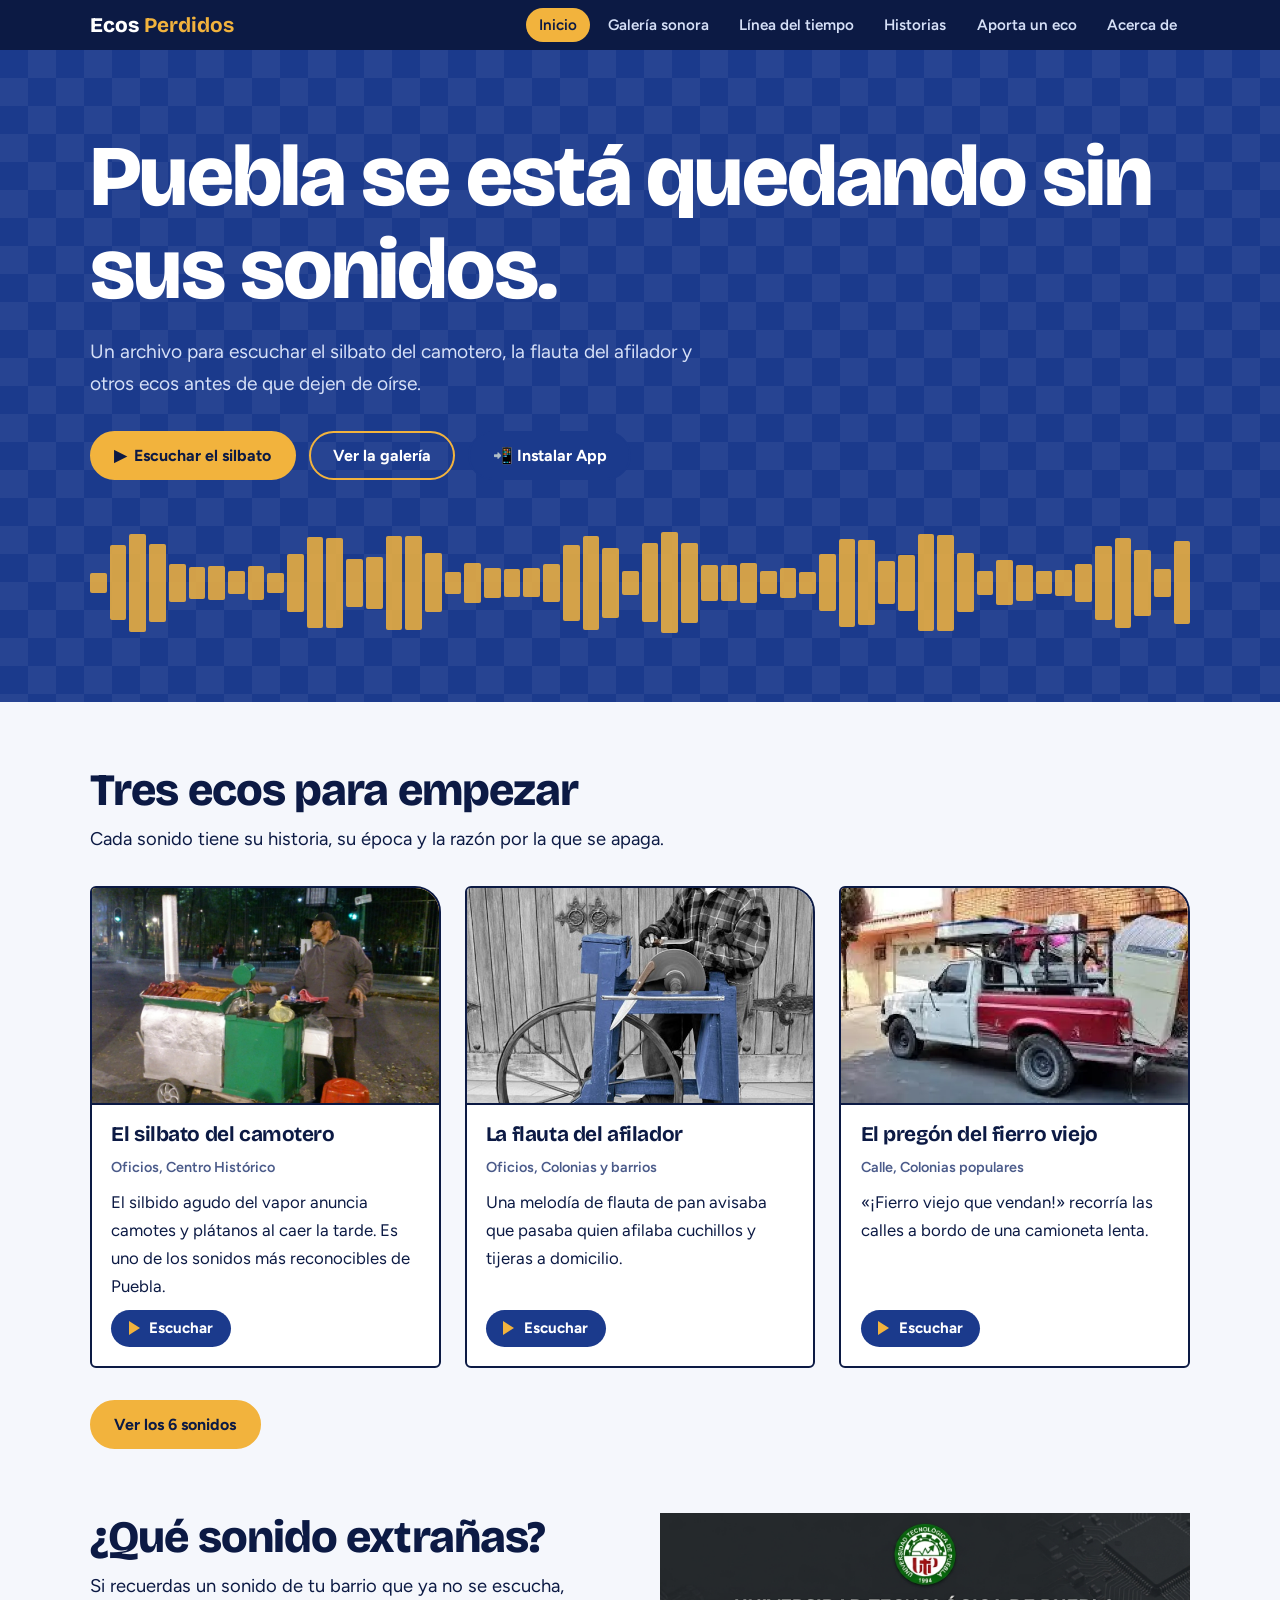
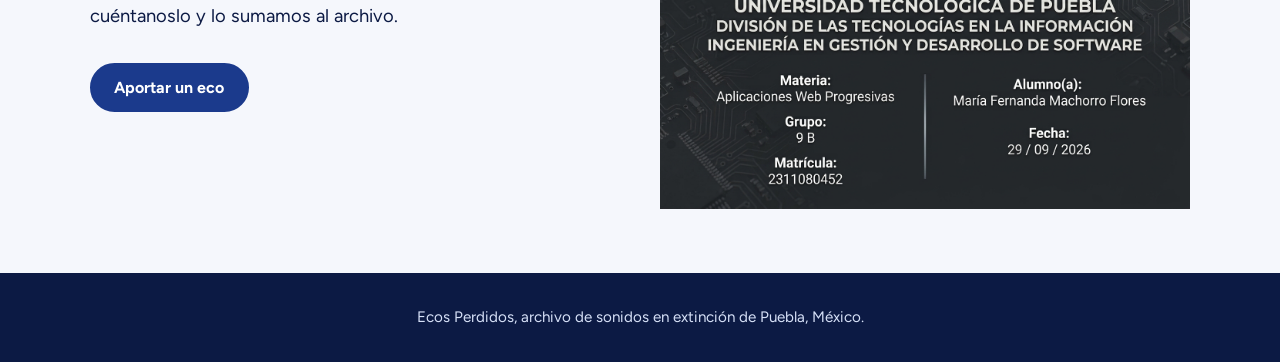
<file: index.html>
<!DOCTYPE html>
<html lang="es"><head><meta charset="utf-8"><meta name="viewport" content="width=device-width,initial-scale=1">
<title>Inicio | Ecos Perdidos</title><meta name="description" content="Archivo digital de los sonidos que Puebla está dejando de escuchar.">
<link rel="manifest" href="manifest.json">
<link rel="preconnect" href="https://fonts.googleapis.com"><link rel="preconnect" href="https://fonts.gstatic.com" crossorigin>
<link href="https://fonts.googleapis.com/css2?family=Bricolage+Grotesque:opsz,wght@12..96,700;800&family=Figtree:wght@400;600;700&display=swap" rel="stylesheet">
<link rel="stylesheet" href="css/base.css"><link rel="stylesheet" href="css/navbar.css"><link rel="stylesheet" href="css/components.css"><link rel="stylesheet" href="css/responsive.css"></head><body data-root=""><a class="skip" href="#main">Saltar al contenido</a><div id="nav"></div><main id="main">
<section class="hero"><div class="wrap"><h1>Puebla se está quedando sin sus sonidos.</h1>
<p>Un archivo para escuchar el silbato del camotero, la flauta del afilador y otros ecos antes de que dejen de oírse.</p>
<div class="acciones">
  <button class="btn" data-play="camotero"><span aria-hidden="true">▶</span> Escuchar el silbato</button>
  <a class="btn sec" href="pages/galeria.html">Ver la galería</a>
  <button id="btn-instalar" class="btn" style="background:var(--cobalto);border-color:var(--cobalto);color:#fff" hidden>📲 Instalar App</button>
</div>
<div class="onda" id="onda" aria-hidden="true"></div></div></section>
<section class="wrap"><h2>Tres ecos para empezar</h2><p class="lead">Cada sonido tiene su historia, su época y la razón por la que se apaga.</p><div class="grid" id="destacados"></div>
<p style="margin-top:2rem"><a class="btn" href="pages/galeria.html">Ver los 6 sonidos</a></p></section>
<section class="wrap dos" style="padding-top:0"><div><h2>¿Qué sonido extrañas?</h2><p class="lead">Si recuerdas un sonido de tu barrio que ya no se escucha, cuéntanoslo y lo sumamos al archivo.</p><a class="btn" style="background:var(--cobalto);border-color:var(--cobalto);color:#fff" href="pages/aporta.html">Aportar un eco</a></div>
<figure><img src="assets/img/portada.jpg" alt="Calle del centro de Puebla al atardecer" loading="lazy" onerror="this.parentElement.hidden=true"></figure></section></main><div id="pie"></div><script src="js/data.js"></script><script src="js/audio-player.js"></script><script src="js/navbar.js"></script><script src="js/filtros.js"></script><script src="js/main.js"></script></body></html>
</file>
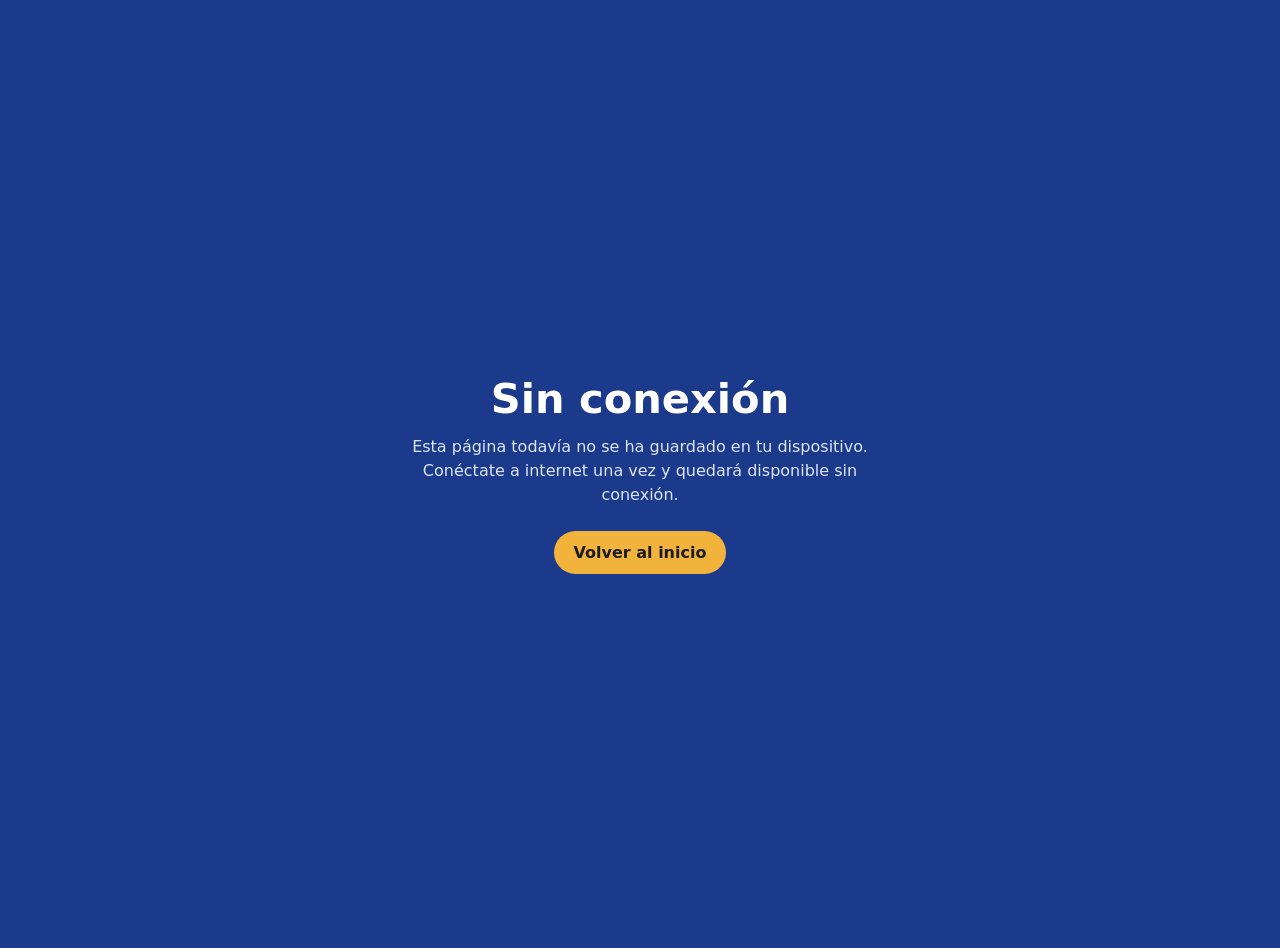
<file: offline.html>
<!DOCTYPE html>
<html lang="es"><head><meta charset="utf-8"><meta name="viewport" content="width=device-width,initial-scale=1">
<title>Sin conexión | Ecos Perdidos</title>
<meta name="theme-color" content="#1B3A8C">
<style>
body{margin:0;min-height:100vh;display:grid;place-items:center;background:#1B3A8C;color:#fff;font-family:system-ui,Segoe UI,Arial,sans-serif;text-align:center;padding:1.5rem}
main{max-width:30rem}
h1{font-size:clamp(1.8rem,5vw,2.6rem);margin:0 0 .75rem}
p{line-height:1.5;margin:0 0 1.5rem;color:#dfe6fa}
a{display:inline-block;background:#F2B33D;color:#1B1B1B;font-weight:700;text-decoration:none;padding:.75rem 1.25rem;border-radius:999px}
</style></head>
<body><main>
<h1>Sin conexión</h1>
<p>Esta página todavía no se ha guardado en tu dispositivo. Conéctate a internet una vez y quedará disponible sin conexión.</p>
<a href="./index.html">Volver al inicio</a>
</main></body></html>
</file>
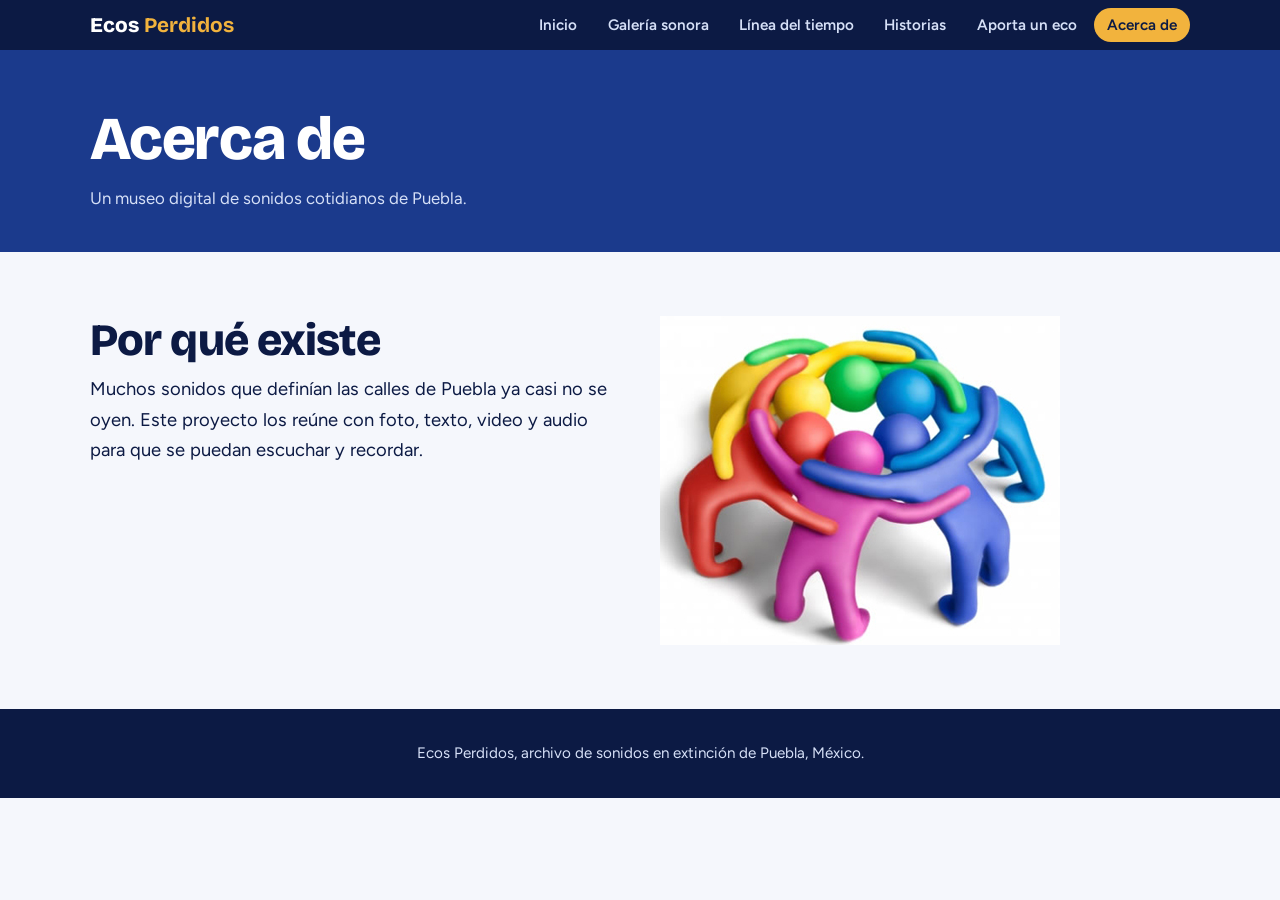
<file: pages/acerca.html>
<!DOCTYPE html>
<html lang="es"><head><meta charset="utf-8"><meta name="viewport" content="width=device-width,initial-scale=1">
<title>Acerca de | Ecos Perdidos</title><meta name="description" content="Qué es Ecos Perdidos y cómo se construyó.">
<link rel="manifest" href="../manifest.json">
<link rel="preconnect" href="https://fonts.googleapis.com"><link rel="preconnect" href="https://fonts.gstatic.com" crossorigin>
<link href="https://fonts.googleapis.com/css2?family=Bricolage+Grotesque:opsz,wght@12..96,700;800&family=Figtree:wght@400;600;700&display=swap" rel="stylesheet">
<link rel="stylesheet" href="../css/base.css"><link rel="stylesheet" href="../css/navbar.css"><link rel="stylesheet" href="../css/components.css"><link rel="stylesheet" href="../css/responsive.css"></head><body data-root="../"><a class="skip" href="#main">Saltar al contenido</a><div id="nav"></div><main id="main"><section class="pagina"><div class="wrap"><h1 style="font-size:clamp(2.2rem,5vw,3.8rem)">Acerca de</h1><p>Un museo digital de sonidos cotidianos de Puebla.</p></div></section><section class="wrap dos"><div><h2>Por qué existe</h2><p class="lead">Muchos sonidos que definían las calles de Puebla ya casi no se oyen. Este proyecto los reúne con foto, texto, video y audio para que se puedan escuchar y recordar.</p></div>
<figure><img src="../assets/img/equipo.jpg" alt="Equipo del proyecto" loading="lazy" onerror="this.parentElement.hidden=true"></figure></section></main><div id="pie"></div><script src="../js/data.js"></script><script src="../js/audio-player.js"></script><script src="../js/navbar.js"></script><script src="../js/filtros.js"></script><script src="../js/main.js"></script></body></html>
</file>
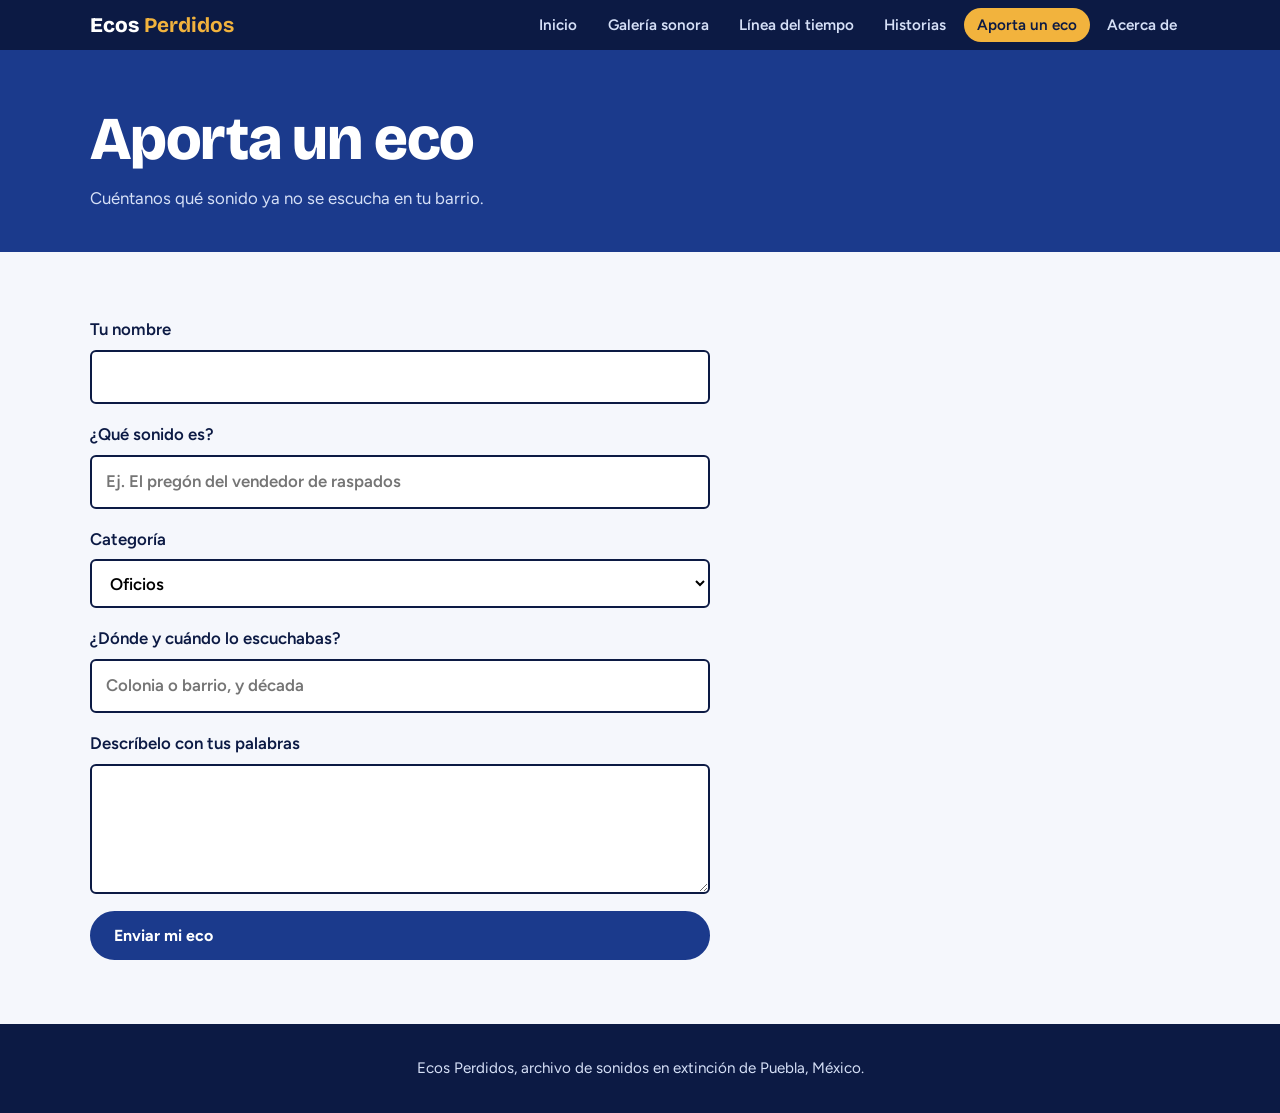
<file: pages/aporta.html>
<!DOCTYPE html>
<html lang="es"><head><meta charset="utf-8"><meta name="viewport" content="width=device-width,initial-scale=1">
<title>Aporta un eco | Ecos Perdidos</title><meta name="description" content="Propón un sonido de Puebla para el archivo.">
<link rel="manifest" href="../manifest.json">
<link rel="preconnect" href="https://fonts.googleapis.com"><link rel="preconnect" href="https://fonts.gstatic.com" crossorigin>
<link href="https://fonts.googleapis.com/css2?family=Bricolage+Grotesque:opsz,wght@12..96,700;800&family=Figtree:wght@400;600;700&display=swap" rel="stylesheet">
<link rel="stylesheet" href="../css/base.css"><link rel="stylesheet" href="../css/navbar.css"><link rel="stylesheet" href="../css/components.css"><link rel="stylesheet" href="../css/responsive.css"></head><body data-root="../"><a class="skip" href="#main">Saltar al contenido</a><div id="nav"></div><main id="main"><section class="pagina"><div class="wrap"><h1 style="font-size:clamp(2.2rem,5vw,3.8rem)">Aporta un eco</h1><p>Cuéntanos qué sonido ya no se escucha en tu barrio.</p></div></section><section class="wrap"><form id="form-eco"><label>Tu nombre<input name="nombre" required autocomplete="name"></label>
<label>¿Qué sonido es?<input name="sonido" required placeholder="Ej. El pregón del vendedor de raspados"></label>
<label>Categoría<select name="cat"><option>Oficios</option><option>Calle</option><option>Hogar</option><option>Fiestas</option></select></label>
<label>¿Dónde y cuándo lo escuchabas?<input name="donde" required placeholder="Colonia o barrio, y década"></label>
<label>Descríbelo con tus palabras<textarea name="desc" required minlength="20"></textarea></label>
<button class="btn" style="background:var(--cobalto);border-color:var(--cobalto);color:#fff" type="submit">Enviar mi eco</button></form>
<p class="aviso" id="gracias" tabindex="-1" role="status" hidden>Recibimos tu eco. Gracias por ayudar a que Puebla no lo olvide.</p></section></main><div id="pie"></div><script src="../js/data.js"></script><script src="../js/audio-player.js"></script><script src="../js/navbar.js"></script><script src="../js/filtros.js"></script><script src="../js/main.js"></script></body></html>
</file>
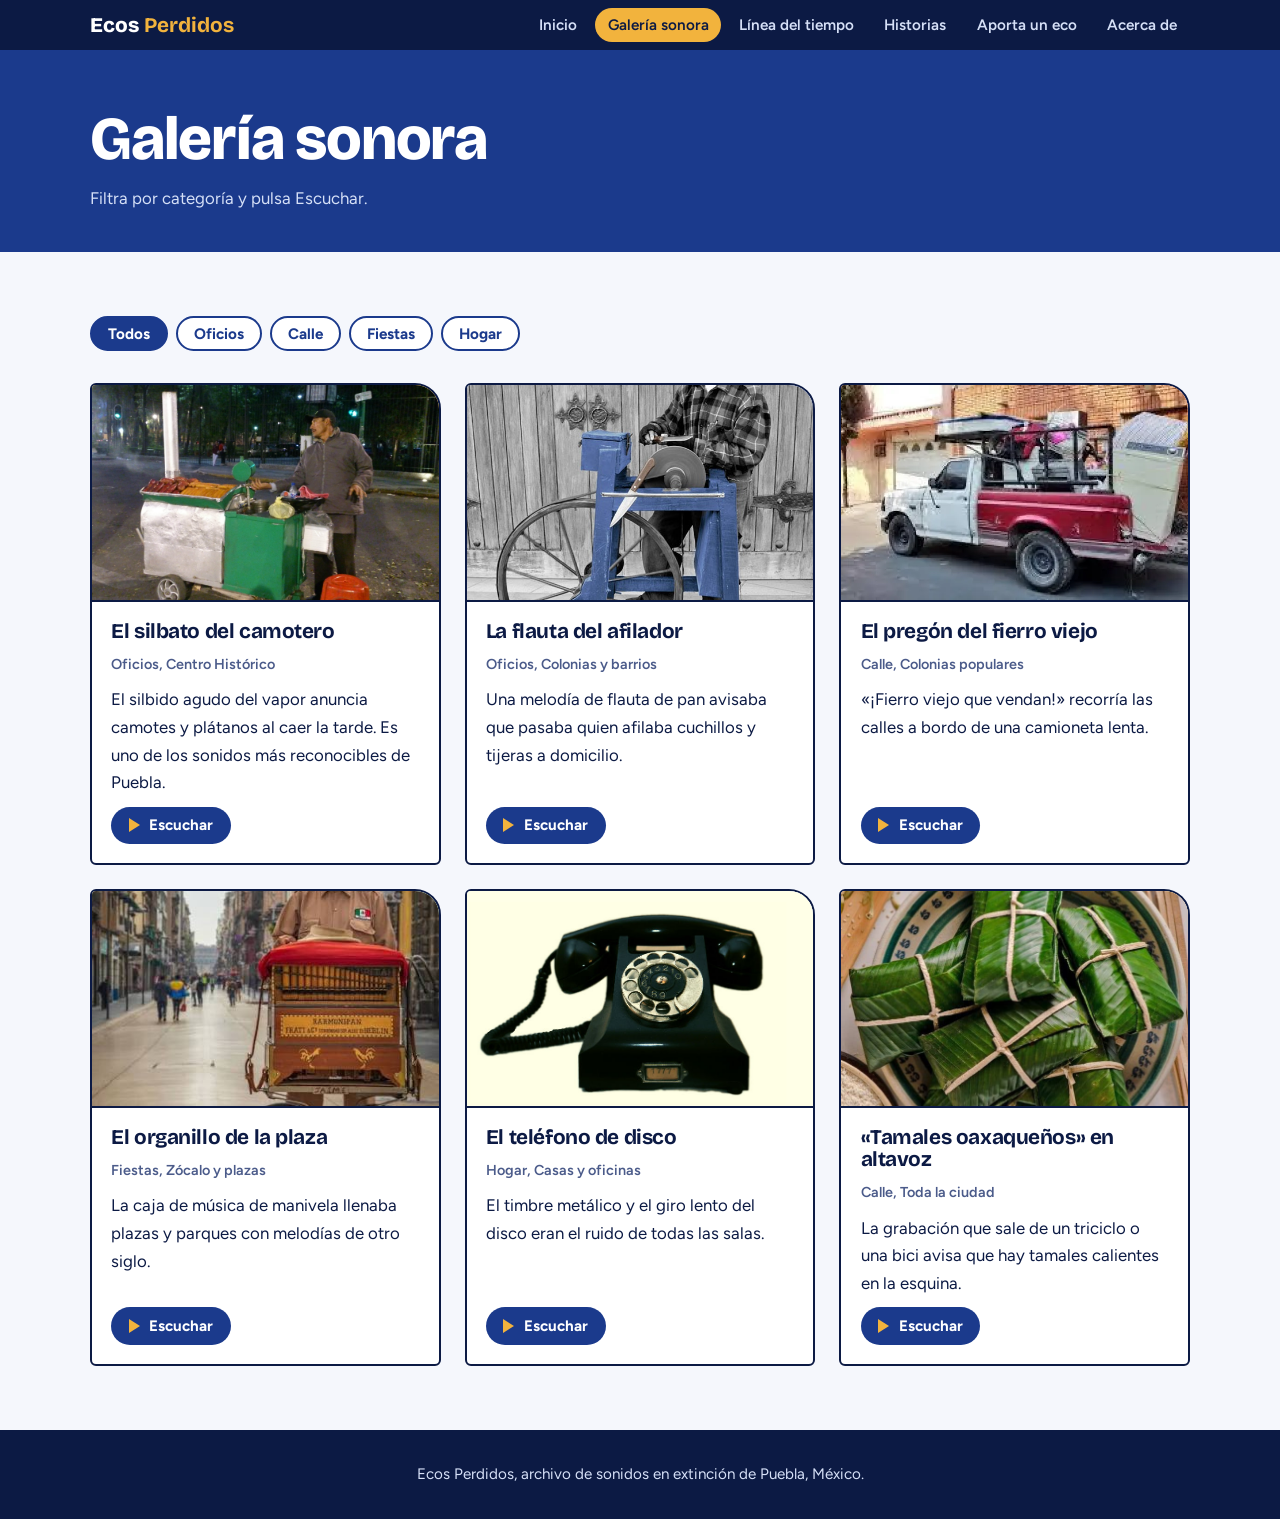
<file: pages/galeria.html>
<!DOCTYPE html>
<html lang="es"><head><meta charset="utf-8"><meta name="viewport" content="width=device-width,initial-scale=1">
<title>Galería sonora | Ecos Perdidos</title><meta name="description" content="Sonidos de Puebla que están desapareciendo.">
<link rel="manifest" href="../manifest.json">
<link rel="preconnect" href="https://fonts.googleapis.com"><link rel="preconnect" href="https://fonts.gstatic.com" crossorigin>
<link href="https://fonts.googleapis.com/css2?family=Bricolage+Grotesque:opsz,wght@12..96,700;800&family=Figtree:wght@400;600;700&display=swap" rel="stylesheet">
<link rel="stylesheet" href="../css/base.css"><link rel="stylesheet" href="../css/navbar.css"><link rel="stylesheet" href="../css/components.css"><link rel="stylesheet" href="../css/responsive.css"></head><body data-root="../"><a class="skip" href="#main">Saltar al contenido</a><div id="nav"></div><main id="main"><section class="pagina"><div class="wrap"><h1 style="font-size:clamp(2.2rem,5vw,3.8rem)">Galería sonora</h1><p>Filtra por categoría y pulsa Escuchar.</p></div></section><section class="wrap"><div class="filtros" id="filtros" role="group" aria-label="Filtrar por categoría"></div><div class="grid" id="grid"></div></section></main><div id="pie"></div><script src="../js/data.js"></script><script src="../js/audio-player.js"></script><script src="../js/navbar.js"></script><script src="../js/filtros.js"></script><script src="../js/main.js"></script></body></html>
</file>
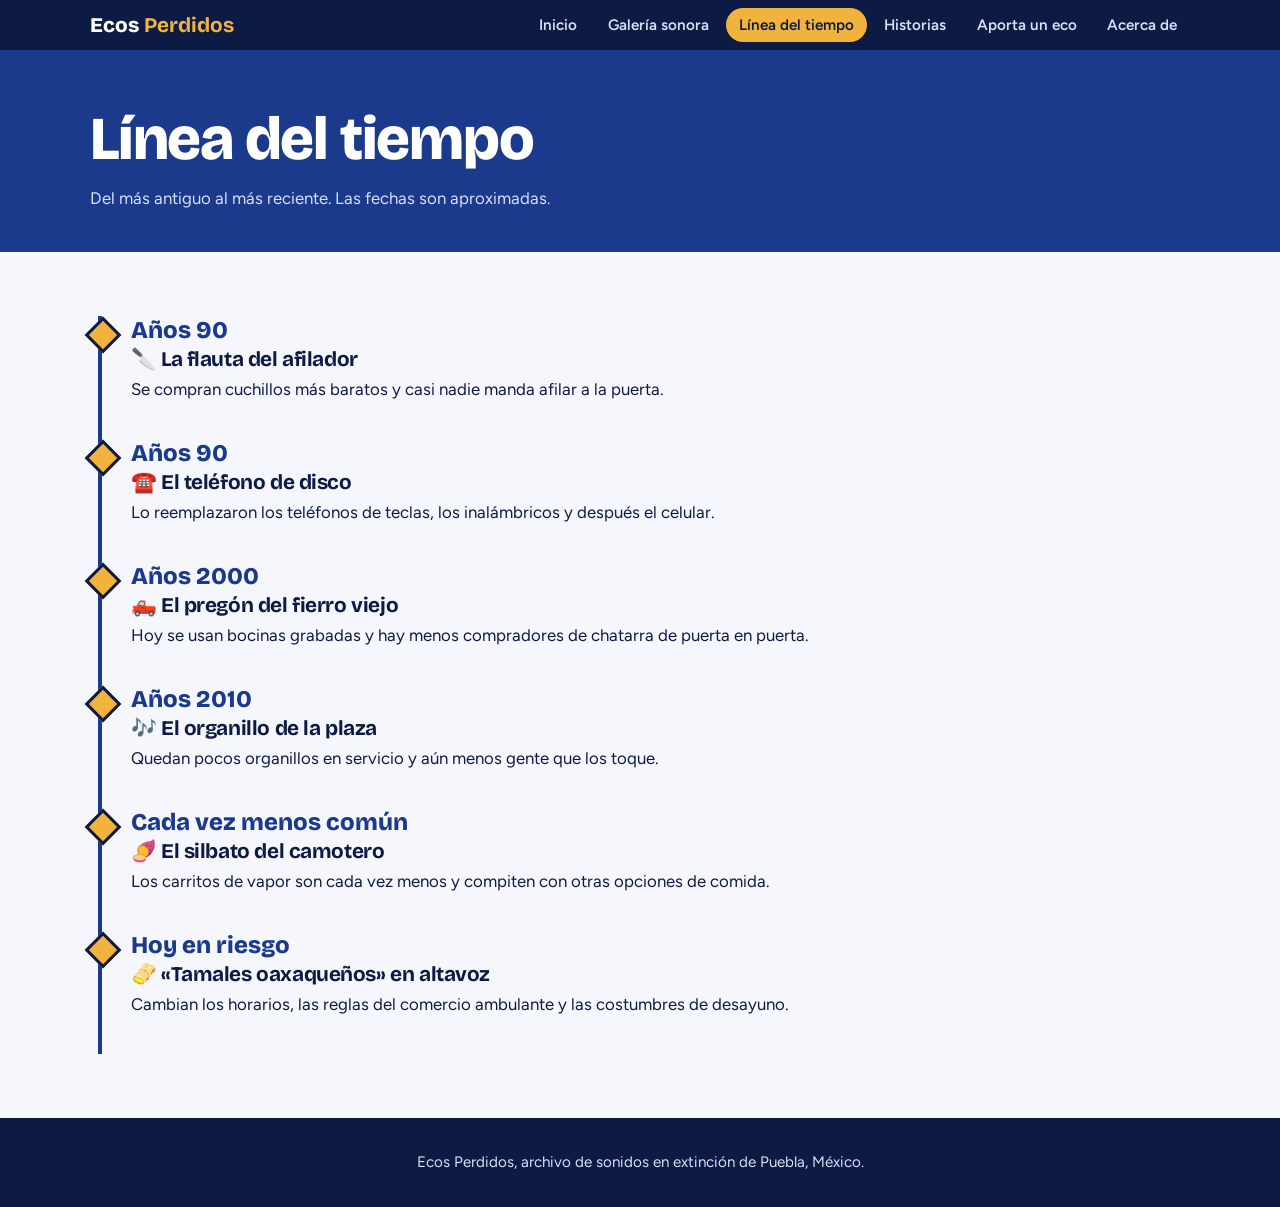
<file: pages/linea-tiempo.html>
<!DOCTYPE html>
<html lang="es"><head><meta charset="utf-8"><meta name="viewport" content="width=device-width,initial-scale=1">
<title>Línea del tiempo | Ecos Perdidos</title><meta name="description" content="Cuándo empezó a apagarse cada sonido.">
<link rel="manifest" href="../manifest.json">
<link rel="preconnect" href="https://fonts.googleapis.com"><link rel="preconnect" href="https://fonts.gstatic.com" crossorigin>
<link href="https://fonts.googleapis.com/css2?family=Bricolage+Grotesque:opsz,wght@12..96,700;800&family=Figtree:wght@400;600;700&display=swap" rel="stylesheet">
<link rel="stylesheet" href="../css/base.css"><link rel="stylesheet" href="../css/navbar.css"><link rel="stylesheet" href="../css/components.css"><link rel="stylesheet" href="../css/responsive.css"></head><body data-root="../"><a class="skip" href="#main">Saltar al contenido</a><div id="nav"></div><main id="main"><section class="pagina"><div class="wrap"><h1 style="font-size:clamp(2.2rem,5vw,3.8rem)">Línea del tiempo</h1><p>Del más antiguo al más reciente. Las fechas son aproximadas.</p></div></section><section class="wrap"><ol class="linea" id="linea"></ol></section></main><div id="pie"></div><script src="../js/data.js"></script><script src="../js/audio-player.js"></script><script src="../js/navbar.js"></script><script src="../js/filtros.js"></script><script src="../js/main.js"></script></body></html>
</file>
<file: css/base.css>
:root{--cobalto:#1B3A8C;--tinta:#0C1A44;--azulejo:#F5F7FC;--cielo:#D6E0F7;--sol:#F2B33D;--r:1140px}
*{box-sizing:border-box;margin:0}
html{scroll-behavior:smooth}
body{font:400 1.05rem/1.65 Figtree,system-ui,sans-serif;background:var(--azulejo);color:var(--tinta)}
h1,h2,h3{font-family:'Bricolage Grotesque',Georgia,sans-serif;line-height:1.08;letter-spacing:-.02em}
h1{font-size:clamp(2.6rem,7vw,5.4rem);font-weight:800}
h2{font-size:clamp(1.8rem,4vw,2.8rem);font-weight:800;margin-bottom:.6rem}
h3{font-size:1.3rem;font-weight:700}
img,video{max-width:100%;display:block}
a{color:var(--cobalto)}
:focus-visible{outline:3px solid var(--sol);outline-offset:3px}
.skip{position:absolute;left:-999px}.skip:focus{left:8px;top:8px;background:#fff;padding:.5rem;z-index:99}
.wrap{max-width:var(--r);margin:auto;padding:4rem 1.25rem}
.lead{max-width:60ch;margin-bottom:2rem;font-size:1.15rem}
.btn{display:inline-flex;align-items:center;gap:.5rem;padding:.8rem 1.4rem;border-radius:99px;border:2px solid var(--sol);background:var(--sol);color:var(--tinta);font:700 1rem Figtree,sans-serif;text-decoration:none;cursor:pointer}
.btn.sec{background:transparent;color:#fff}
.hero{background:var(--cobalto) repeating-conic-gradient(#ffffff0d 0 25%,transparent 0 50%) 0 0/56px 56px;color:#fff}
.hero .wrap{padding-block:5rem 4rem}
.hero p{max-width:52ch;margin:1.2rem 0 2rem;font-size:1.2rem;color:var(--cielo)}
.hero .acciones{display:flex;flex-wrap:wrap;gap:.8rem}
.onda{display:flex;align-items:center;gap:3px;height:110px;margin-top:3rem}
.onda span{flex:1;height:var(--h);background:var(--sol);border-radius:2px;opacity:.85}
.escuchando .onda span{animation:latir .8s ease-in-out infinite alternate;animation-delay:var(--d)}
@keyframes latir{to{transform:scaleY(.2)}}
.pagina{background:var(--cobalto);color:#fff}.pagina .wrap{padding-block:3.5rem 2.5rem}.pagina p{color:var(--cielo);max-width:55ch;margin-top:.8rem}
footer{background:var(--tinta);color:var(--cielo);text-align:center;padding:2rem 1rem;font-size:.95rem}
@media(prefers-reduced-motion:reduce){*{animation:none!important;scroll-behavior:auto}}
</file>
<file: css/navbar.css>
.nav{background:var(--tinta);position:sticky;top:0;z-index:50}
.nav-in{max-width:var(--r);margin:auto;padding:.7rem 1.25rem;display:flex;align-items:center;justify-content:space-between}
.logo{font:800 1.3rem 'Bricolage Grotesque',sans-serif;color:#fff;text-decoration:none}.logo b{color:var(--sol)}
.menu{display:flex;gap:.3rem;list-style:none;padding:0}
.menu a{color:var(--cielo);text-decoration:none;padding:.5rem .8rem;border-radius:99px;font-weight:600;font-size:.95rem}
.menu a:hover{color:#fff}.menu a[aria-current=page]{background:var(--sol);color:var(--tinta)}
.burger{display:none;background:none;border:2px solid var(--cielo);color:#fff;border-radius:8px;padding:.4rem .7rem;font:inherit;cursor:pointer}
</file>
<file: css/components.css>
.grid{display:grid;grid-template-columns:repeat(auto-fill,minmax(290px,1fr));gap:1.5rem}
.card{display:flex;flex-direction:column;background:#fff;border:2px solid var(--tinta);border-radius:6px 26px 6px 6px;overflow:hidden}
.card[hidden]{display:none}
.media{position:relative;aspect-ratio:16/10;background:var(--c);display:grid;place-items:center;font-size:4rem;border-bottom:2px solid var(--tinta)}
.media img{position:absolute;inset:0;width:100%;height:100%;object-fit:cover}
.card .body{padding:1.2rem;display:flex;flex-direction:column;gap:.6rem;flex:1}
.meta{font-size:.9rem;color:#4b5b8a;font-weight:600}
.play{margin-top:auto;align-self:flex-start;display:inline-flex;align-items:center;gap:.6rem;background:var(--cobalto);color:#fff;border:0;border-radius:99px;padding:.6rem 1.1rem;font:700 .95rem Figtree,sans-serif;cursor:pointer}
.play .ico{border-left:11px solid var(--sol);border-block:7px solid transparent}
.play.sonando{background:var(--sol);color:var(--tinta)}.play.sonando .ico{width:11px;height:14px;border:0;background:var(--tinta)}
.filtros{display:flex;flex-wrap:wrap;gap:.5rem;margin-bottom:2rem}
.chip{border:2px solid var(--cobalto);background:#fff;color:var(--cobalto);border-radius:99px;padding:.4rem 1rem;font:700 .95rem Figtree,sans-serif;cursor:pointer}
.chip[aria-pressed=true]{background:var(--cobalto);color:#fff}
.linea{list-style:none;padding:0;border-left:4px solid var(--cobalto);margin-left:.5rem}
.linea li{position:relative;padding:0 0 2.2rem 1.8rem;display:grid;gap:.3rem}
.linea li::before{content:"";position:absolute;left:-12px;top:.35rem;width:20px;height:20px;background:var(--sol);border:3px solid var(--tinta);transform:rotate(45deg)}
.linea time{font:800 1.5rem 'Bricolage Grotesque',sans-serif;color:var(--cobalto)}
.videos{display:grid;grid-template-columns:repeat(auto-fit,minmax(300px,1fr));gap:2rem}
.videos video{width:100%;aspect-ratio:16/9;background:var(--tinta);border:2px solid var(--tinta);border-radius:6px 26px 6px 6px}
.videos figcaption{padding-top:.7rem}
form{display:grid;gap:1.1rem;max-width:620px}
label{display:grid;gap:.35rem;font-weight:600}
input,select,textarea{font:inherit;padding:.7rem .9rem;border:2px solid var(--tinta);border-radius:6px;background:#fff}
textarea{min-height:130px}
.aviso{padding:1rem 1.2rem;background:var(--cielo);border-left:6px solid var(--sol);border-radius:4px;max-width:620px}
.dos{display:grid;grid-template-columns:1fr 1fr;gap:2.5rem;align-items:start}
</file>
<file: css/responsive.css>
@media(max-width:820px){
 .burger{display:block}
 .menu{display:none;position:absolute;left:0;right:0;top:100%;background:var(--tinta);flex-direction:column;padding:.5rem 1.25rem 1rem}
 .menu.abierto{display:flex}
 .dos{grid-template-columns:1fr}
 .wrap{padding-block:2.8rem}.hero .wrap{padding-block:3rem 2.5rem}
 .onda{height:80px}
}
@media(max-width:480px){.btn{width:100%;justify-content:center}.grid{grid-template-columns:1fr}}
</file>
